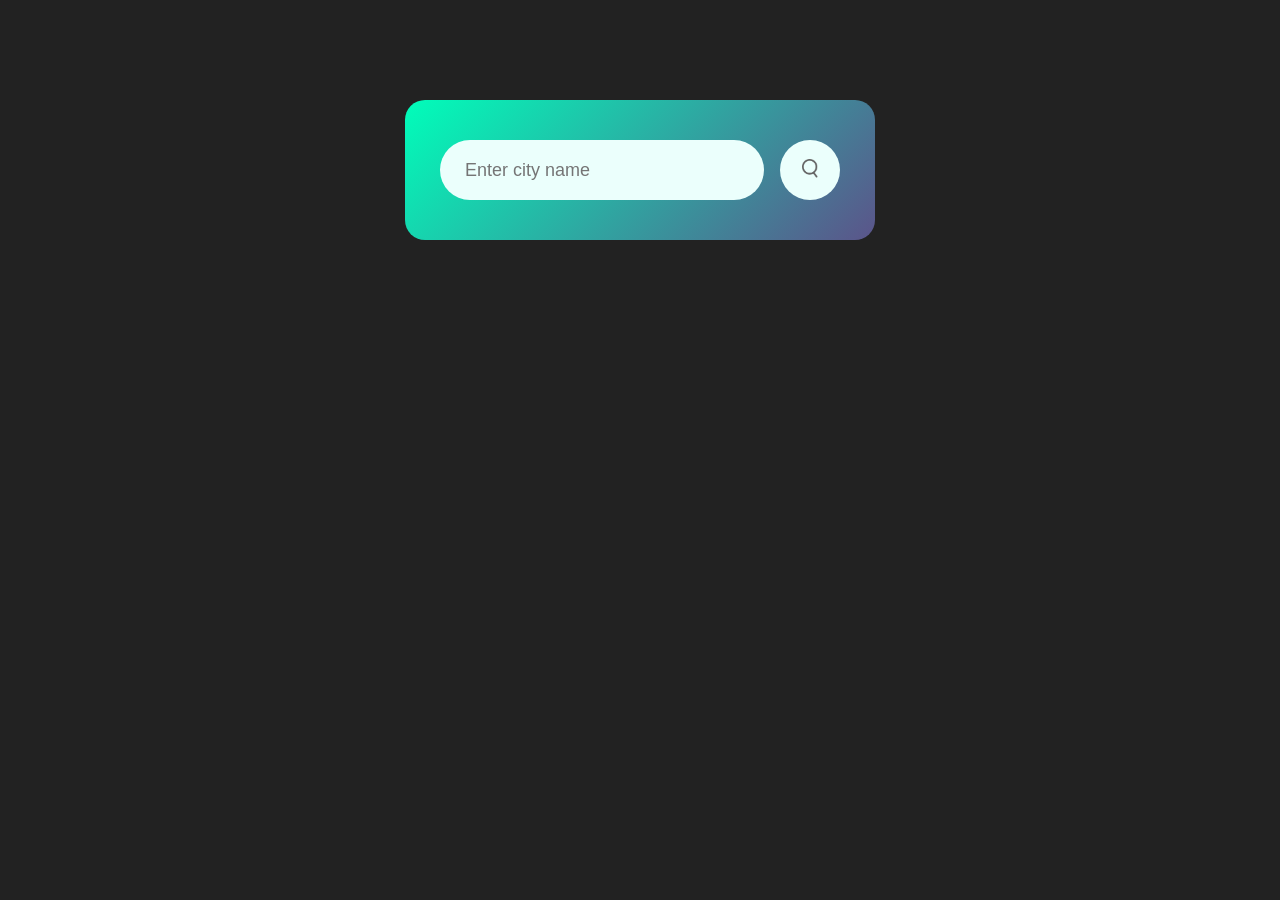
<file: pages/project/weather/index.html>
<!DOCTYPE html>
<html>
<head>
  <meta charset="UTF-8">
  <meta name="viewport" content="width=device-width, initial-scale=1.0">
  <title>Weather</title>
  <link rel="stylesheet" href="style.css">
</head>
<body>
  <div class="card">
    <div class="search">
      <input type="text" placeholder="Enter city name" spellcheck="false">
      <button><img src="./img/search.png"></button>
    </div>
    <div class="error">
      <p>Invalid city name</p>
    </div>
    <div class="weather">
      <img src="./img/clouds.png" class="weather-icon">
      <h1 class="temp">25°C</h1>
      <h2 class="city">New York</h2>
      <div class="details">
        <div class="col">
          <img src="./img/humidity.png">
          <div>
            <p class="humidity">50%</p>
            <p>Humidity</p>
          </div>
        </div>
        <div class="col">
          <img src="./img/wind.png">
          <div>
            <p class="wind">15 km/h</p>
            <p>Wind Speed</p>
          </div>
        </div>
      </div>
    </div>
  </div>

  <script>
    const apiKey = `2f5ef24958b77b60632e7f0c4fb175bf`;
    const apiUrl = `https://api.openweathermap.org/data/2.5/weather?units=metric&q=`;

    const searchBox = document.querySelector(".search input");
    const searchBtn = document.querySelector(".search button");
    const weatherIcon = document.querySelector(".weather-icon");

    async function checkWeather(city) {
      const response = await fetch(apiUrl + city + `&appid=${apiKey}`);

      if (response.status === 404) {
        document.querySelector(".error").style.display = "block";
        document.querySelector(".weather").style.display = "none";
      } else {
        var data = await response.json();

        document.querySelector(".city").innerHTML = data.name;
        document.querySelector(".temp").innerHTML = Math.round(data.main.temp) + "°C";
        document.querySelector(".humidity").innerHTML = data.main.humidity + "%";
        document.querySelector(".wind").innerHTML = data.wind.speed + " km/h";

        if (data.weather[0].main === "Clouds") {
          weatherIcon.src = "./img/clouds.png";
        } else if (data.weather[0].main === "Rain") {
          weatherIcon.src = "./img/rain.png";
        } else if (data.weather[0].main === "Clear") {
          weatherIcon.src = "./img/clear.png";
        } else if (data.weather[0].main === "Snow") {
          weatherIcon.src = "./img/snow.png";
        } else if (data.weather[0].main === "Moon") {
          weatherIcon.src = "./img/moon.png";
        } else if (data.weather[0].main === "Sun") {
          weatherIcon.src = "./img/sun.png";
        } else if (data.weather[0].main === "Drizzle") {
          weatherIcon.src = "./img/drizzle.png";
        } else if (data.weather[0].main === "Hot") {
          weatherIcon.src = "./img/hot.png";
        } else if (data.weather[0].main === "Mist") {
          weatherIcon.src = "./img/mist.png";
        }

        document.querySelector(".weather").style.display = "block";
        document.querySelector(".error").style.display = "none";
      }
    }

    searchBtn.addEventListener("click", () => {
      checkWeather(searchBox.value);
    });

    checkWeather();
  </script>
</body>
</html>
</file>
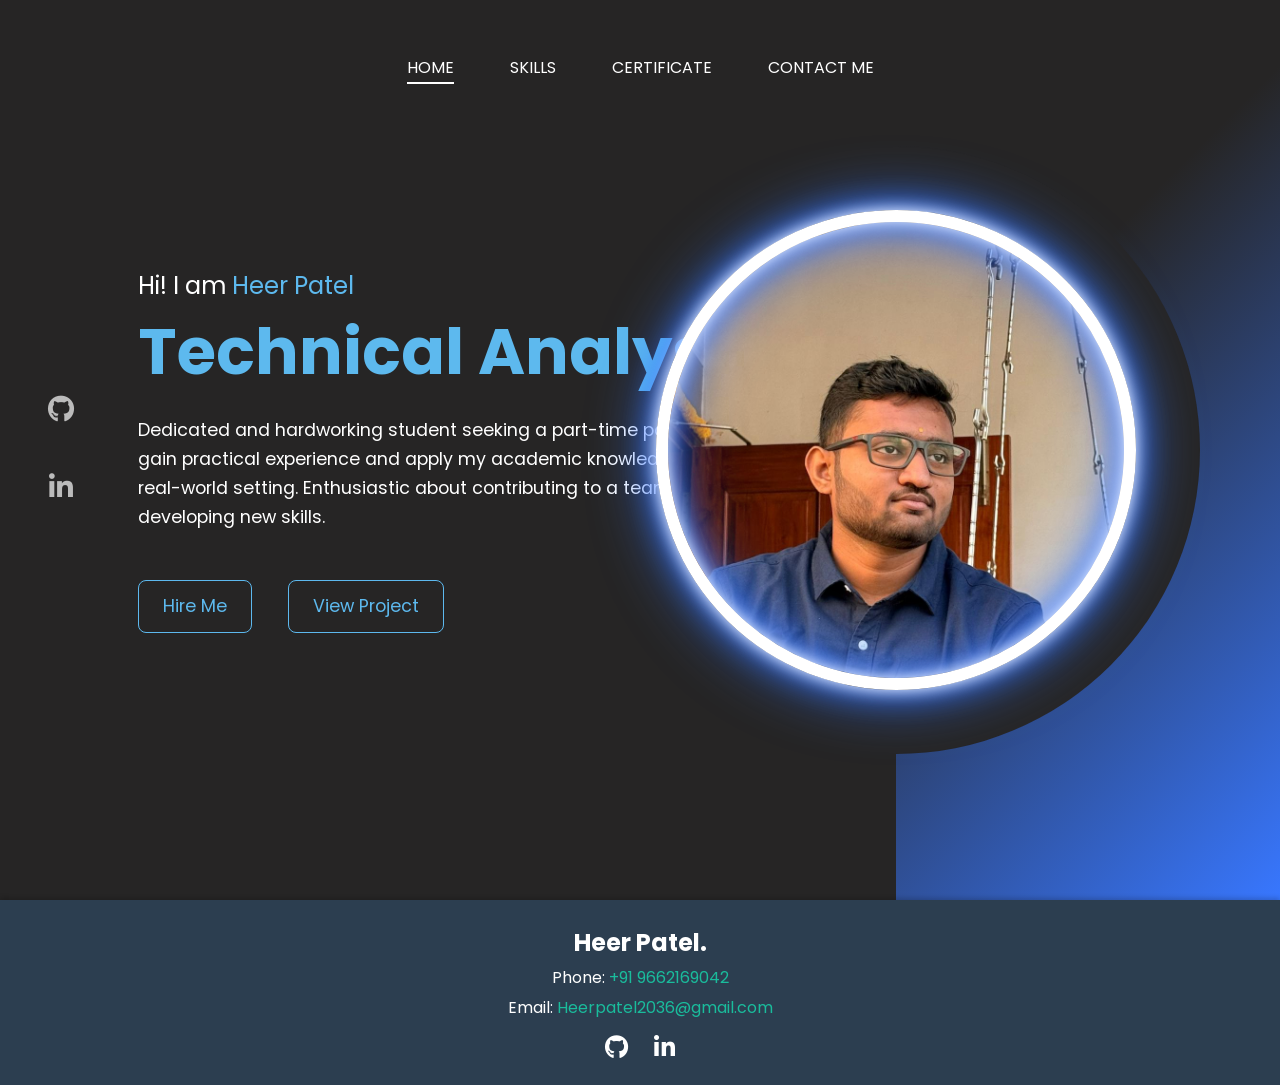
<file: home.html>
<!DOCTYPE html>
<html lang="en">
<head>
    <meta charset="UTF-8">
    <meta name="viewport" content="width=device-width, initial-scale=1.0">
    <title>Protfolio Website</title>
    <link rel="stylesheet" href="./pages/style.css">
    <link rel="stylesheet" href="https://cdnjs.cloudflare.com/ajax/libs/font-awesome/6.7.1/css/all.min.css" integrity="sha512-5Hs3dF2AEPkpNAR7UiOHba+lRSJNeM2ECkwxUIxC1Q/FLycGTbNapWXB4tP889k5T5Ju8fs4b1P5z/iB4nMfSQ==" crossorigin="anonymous" referrerpolicy="no-referrer" />
</head>
<body>
    <div class="protfolio-container">
        <ul class="navlist">
            <li><a href="#" class="active">Home</a></li>
            <li><a href="./pages/skills.html">Skills</a></li>
            <li><a href="./pages/Certificate.html">Certificate</a></li>
            <li><a href="./pages/Contact me.html">Contact me</a></li>
        </ul>
        <div class="left-container">
            <div class="icons">
                <a href="https://github.com/Kali9042" target="_blank" aria-label="GitHub">
                    <i class="fa-brands fa-github"></i>
                </a>
                <a href="#" target="_blank" aria-label="LinkedIn">
                    <i class="fa-brands fa-linkedin-in"></i>
                </a>
            </div>
            <div class="content">
                <p class="intro">Hi! I am <span>Heer Patel</span></p>
                <h1>Technical Analyst.</h1>
                <p class="detail">
                    Dedicated and hardworking student seeking a part-time position to gain practical experience and apply my academic knowledge in a real-world setting. Enthusiastic about contributing to a team and developing new skills.
                </p>
                <div class="btn-container">
                    <button><a href="./pages/Contact me.html">Hire Me</a></button>
                    <button><a href="./pages/View Project.html">View Project</a></button>
                </div>
            </div>
        </div>
        <div class="right-container"></div>
        <div class="design">
            <div class="circle"></div>
            <div class="circle"></div>
        </div>

    </div>

    <footer>
        <div class="footer-content">
            <p><h2>Heer Patel.</h2></p>
            <p>Phone: <span>+91 9662169042</span></p>
            <p>Email: <span>Heerpatel2036@gmail.com</span></p>
            <div class="social-icons">
                <a href="https://github.com/Kali9042" target="_blank" aria-label="GitHub">
                    <i class="fa-brands fa-github"></i>
                </a>
                <a href="#" target="_blank" aria-label="LinkedIn">
                    <i class="fa-brands fa-linkedin-in"></i>
                </a>
            </div>
        </div>
    </footer>
</body>
</html>
</file>
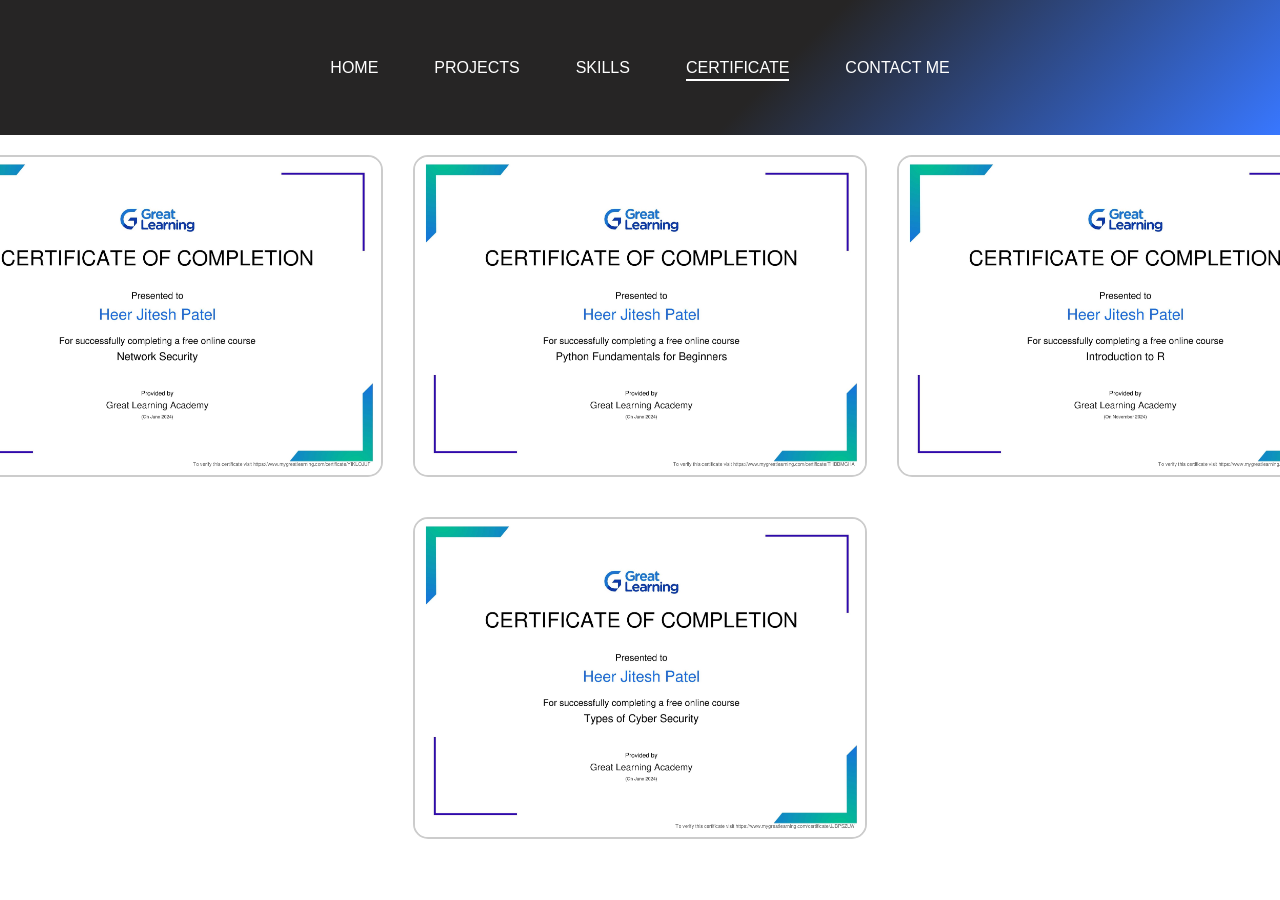
<file: pages/Certificate.html>
<!DOCTYPE html>
<html lang="en">
<head>
    <meta charset="UTF-8">
    <meta name="viewport" content="width=device-width, initial-scale=1.0">
    <title>Certificate</title>
    <style>
        *{
            font-family: 'Poppins',sans-serif;
        }
        .navlist {
            background: linear-gradient(-45deg, #3877ff, #262525 40%);
            display: flex;
            gap: 3.5rem;
            height: 15vh;
            width: 100%;
            justify-content: center;
            align-items: center;
            position: fixed;
            top: 0;
            left: 0;
            margin: 0;
            padding: 0;
        }
        .navlist li {
            list-style: none;
        }
        .navlist li a {
            text-decoration: none;
            text-transform: uppercase;
            font-size: 1rem;
            color: #fff;
            position: relative;
        }
        .navlist li a::after, .navlist .active::after {
            content: "";
            position: absolute;
            background: #fff;
            width: 100%;
            height: .1rem;
            left: 0;
            bottom: -5px;
            transform: scaleX(0);
            transform-origin: bottom right;
            transition: transform .5s;
        }
        .navlist li a:hover::after, .navlist .active::after {
            transform: scaleX(1);
            transform-origin: bottom left;
        }
        .protfolio-container {
            margin-top: 15vh; /* Add margin to push content below the nav */
        }
        .image-container {
            display: flex;
            justify-content: center; 
            margin-bottom: 20px; 
            padding-top: 20px; /* Optional: Add padding for more space */
        }
        .image-container img {
            width: 450px; 
            margin: 0 15px; 
            border: 2px solid #ccc; 
            border-radius: 15px; 
        }
    </style>
</head>
<body>
    <div class="protfolio-container">
        <ul class="navlist">
            <li><a href="../home.html">Home</a></li>
            <li><a href="View Project.html">Projects</a></li>
            <li><a href="skills.html">Skills</a></li>
            <li><a href="#" class="active">Certificate</a></li>
            <li><a href="Contact me.html">Contact me</a></li>
        </ul>
    </div>
    <div class="image-container">
        <img src="Certificate/Network-Security.jpg" alt="Network Security Certificate">
        <img src="Certificate/Python-Fundamentals.jpg" alt="Python Fundamentals Certificate">
        <img src="Certificate/R.jpg" alt="R Programming Certificate">
    </div>
    <div class="image-container">
        <img src="Certificate/Type of Cyber Security.jpg" alt="Type of Cyber Security Certificate">
    </div>
</body>
</html>
</file>
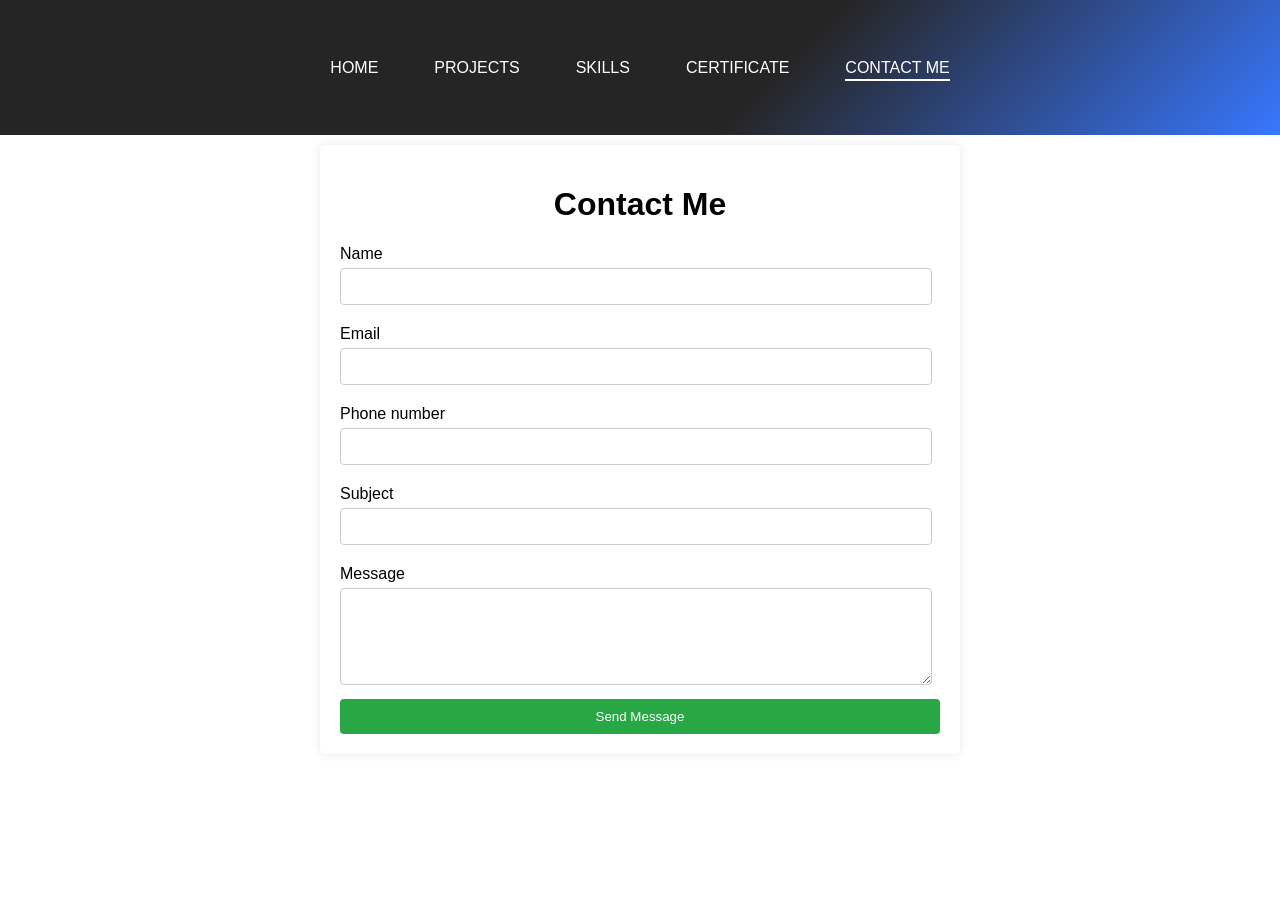
<file: pages/Contact me.html>
<!DOCTYPE html>
<html>
<head>
    <title>Contact Me</title>
    <style>
        * {
            font-family: 'Poppins', sans-serif;
        }
        body {
            margin: 0;
            padding: 20px;
        }
        .navlist {
            background: linear-gradient(-45deg, #3877ff, #262525 40%);
            display: flex;
            gap: 3.5rem;
            height: 15vh;
            width: 100%;
            justify-content: center;
            align-items: center;
            position: fixed;
            top: 0;
            left: 0;
            margin: 0;
            padding: 0;
        }
        .navlist li {
            list-style: none;
        }
        .navlist li a {
            text-decoration: none;
            text-transform: uppercase;
            font-size: 1rem;
            color: #fff;
            position: relative;
        }
        .navlist li a::after, .navlist .active::after {
            content: "";
            position: absolute;
            background: #fff;
            width: 100%;
            height: .1rem;
            left: 0;
            bottom: -5px;
            transform: scaleX(0);
            transform-origin: bottom right;
            transition: transform .5s;
        }
        .navlist li a:hover::after, .navlist .active::after {
            transform: scaleX(1);
            transform-origin: bottom left;
        }
        .container {
            max-width: 600px;
            margin: 125px auto;
            background: white;
            padding: 20px;
            border-radius: 5px;
            box-shadow: 0 0 10px rgba(0, 0, 0, 0.1);
        }
        h1 {
            text-align: center;
        }
        label {
            display: block;
            margin: 10px 0 5px;
        }
        input, textarea {
            width: 95%;
            padding: 10px;
            margin-bottom: 10px;
            border: 1px solid #ccc;
            border-radius: 4px;
        }
        button {
            background-color: #28a745;
            color: white;
            padding: 10px;
            border: none;
            border-radius: 4px;
            cursor: pointer;
            width: 100%;
        }
        button:hover {
            background-color: #218838;
        }
    </style>
</head>
<body>
    <div class="portfolio-container">
        <ul class="navlist">
            <li><a href="../home.html">Home</a></li>
            <li><a href="View Project.html">Projects</a></li>
            <li><a href="skills.html">Skills</a></li>
            <li><a href="Certificate.html">Certificate</a></li>
            <li><a href="#" class="active">Contact me</a></li>
        </ul>
    </div>
    <div class="container">
        <h1>Contact Me</h1>
        <form action="https://formsubmit.co/protfolio904242@gmail.com" method="POST">
            <label for="name">Name</label>
            <input type="text" id="name" name="name" required>

            <label for="email">Email</label>
            <input type="email" id="email" name="email" required>

            <label for="phone">Phone number</label>
            <input type="number" id="phone" name="phone" required>

            <label for="subject">Subject</label>
            <input type="text" id="subject" name="subject" required>

            <label for="message">Message</label>
            <textarea type="text" id="message" name="message" rows="5" required></textarea>

            <input type="hidden" name="_captcha" value="false">

            <button type="submit">Send Message</button>
        </form>
    </div>
</body>
</html>
</file>
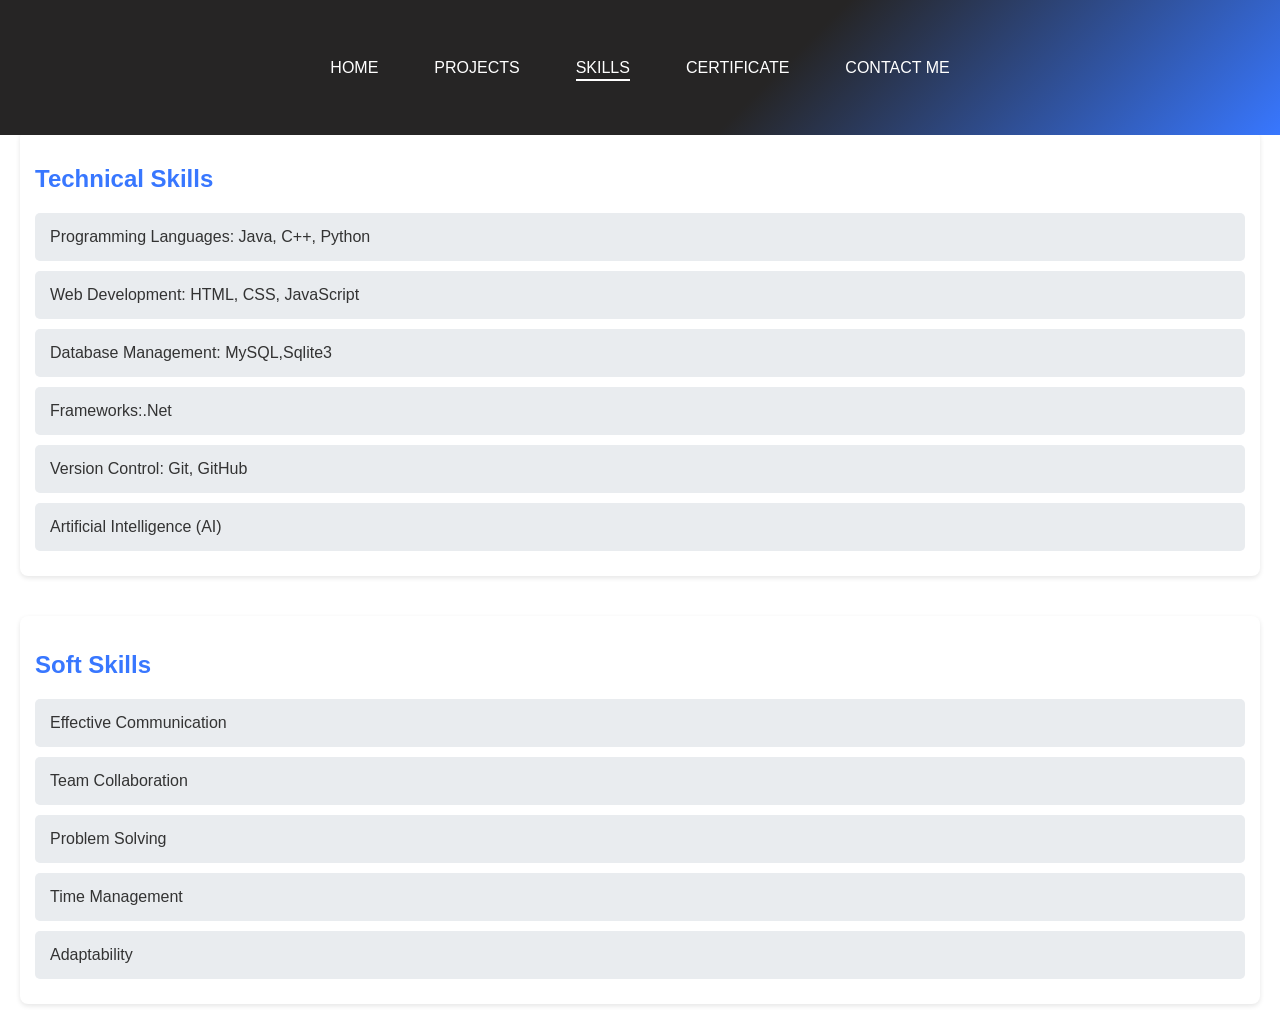
<file: pages/skills.html>
<!DOCTYPE html>
<html lang="en">
<head>
    <meta charset="UTF-8">
    <meta name="viewport" content="width=device-width, initial-scale=1.0">
    <title>Document</title>
    <style>
        * {
            font-family: 'Poppins', sans-serif;
        }
        body {
            margin: 0;
            padding: 20px;
        }
        .navlist {
            background: linear-gradient(-45deg, #3877ff, #262525 40%);
            display: flex;
            gap: 3.5rem;
            height: 15vh;
            width: 100%;
            justify-content: center;
            align-items: center;
            position: fixed;
            top: 0;
            left: 0;
            margin: 0;
            padding: 0;
        }
        .navlist li {
            list-style: none;
        }
        .navlist li a {
            text-decoration: none;
            text-transform: uppercase;
            font-size: 1rem;
            color: #fff;
            position: relative;
        }
        .navlist li a::after, .navlist .active::after {
            content: "";
            position: absolute;
            background: #fff;
            width: 100%;
            height: .1rem;
            left: 0;
            bottom: -5px;
            transform: scaleX(0);
            transform-origin: bottom right;
            transition: transform .5s;
        }
        .navlist li a:hover::after, .navlist .active::after {
            transform: scaleX(1);
            transform-origin: bottom left;
        }

        .protfolio-container {
            padding: 20px;
            
            border-radius: 8px; /* Rounded corners */
            box-shadow: 0 2px 10px rgba(0, 0, 0, 0.1); /* Subtle shadow for depth */
        }

        .tech{
            margin-top: 70px;
            padding: 15px;
            background-color: #ffffff; 
            border-radius: 8px; 
            box-shadow: 0 2px 5px rgba(0, 0, 0, 0.1); 
        }
        .soft, .proj {
            margin-top: 40px;
            padding: 15px;
            background-color: #ffffff; 
            border-radius: 8px; 
            box-shadow: 0 2px 5px rgba(0, 0, 0, 0.1); 
        }

        h2 {
            color: #3877ff;
            margin-bottom: 10px; 
        }

        ul {
            list-style-type: disc; 
            padding-left: 20px; 
            margin: 0; 
        }

        .tech ul, .soft ul, .proj ul {
            margin-top: 20px; 
            margin-bottom: 10px; 
        }

        .tech li, .soft li, .proj li {
            margin-bottom: 15px; 
            color: #333; 
            background: #e9ecef;
            margin: 10px 0;
            padding: 15px;
            border-radius: 5px;
            transition: background 0.3s;
        }
        ul {
            list-style-type: none;
            padding: 0;
        }
        li:hover {
            cursor: pointer;
        }
        
    </style>
</head>
<body>
    <div class="protfolio-container">
        <ul class="navlist">
            <li><a href="../home.html">Home</a></li>
            <li><a href="View Project.html">Projects</a></li>
            <li><a href="#" class="active">Skills</a></li>
            <li><a href="Certificate.html">Certificate</a></li>
            <li><a href="Contact me.html">Contact me</a></li>
        </ul>
    </div>

    <div class="tech">
        <h2>Technical Skills</h2>
        <ul>
            <li>Programming Languages: Java, C++, Python</li>
            <li>Web Development: HTML, CSS, JavaScript</li>
            <li>Database Management: MySQL,Sqlite3</li>
            <li>Frameworks:.Net</li>
            <li>Version Control: Git, GitHub</li>
            <li>Artificial Intelligence (AI)</li>
        </ul>
    </div>

    <div class="soft">
        <h2>Soft Skills</h2>
        <ul>
            <li>Effective Communication</li>
            <li>Team Collaboration</li>
            <li>Problem Solving</li>
            <li>Time Management</li>
            <li>Adaptability</li>
        </ul>
    </div>

</body>
</html>
</file>
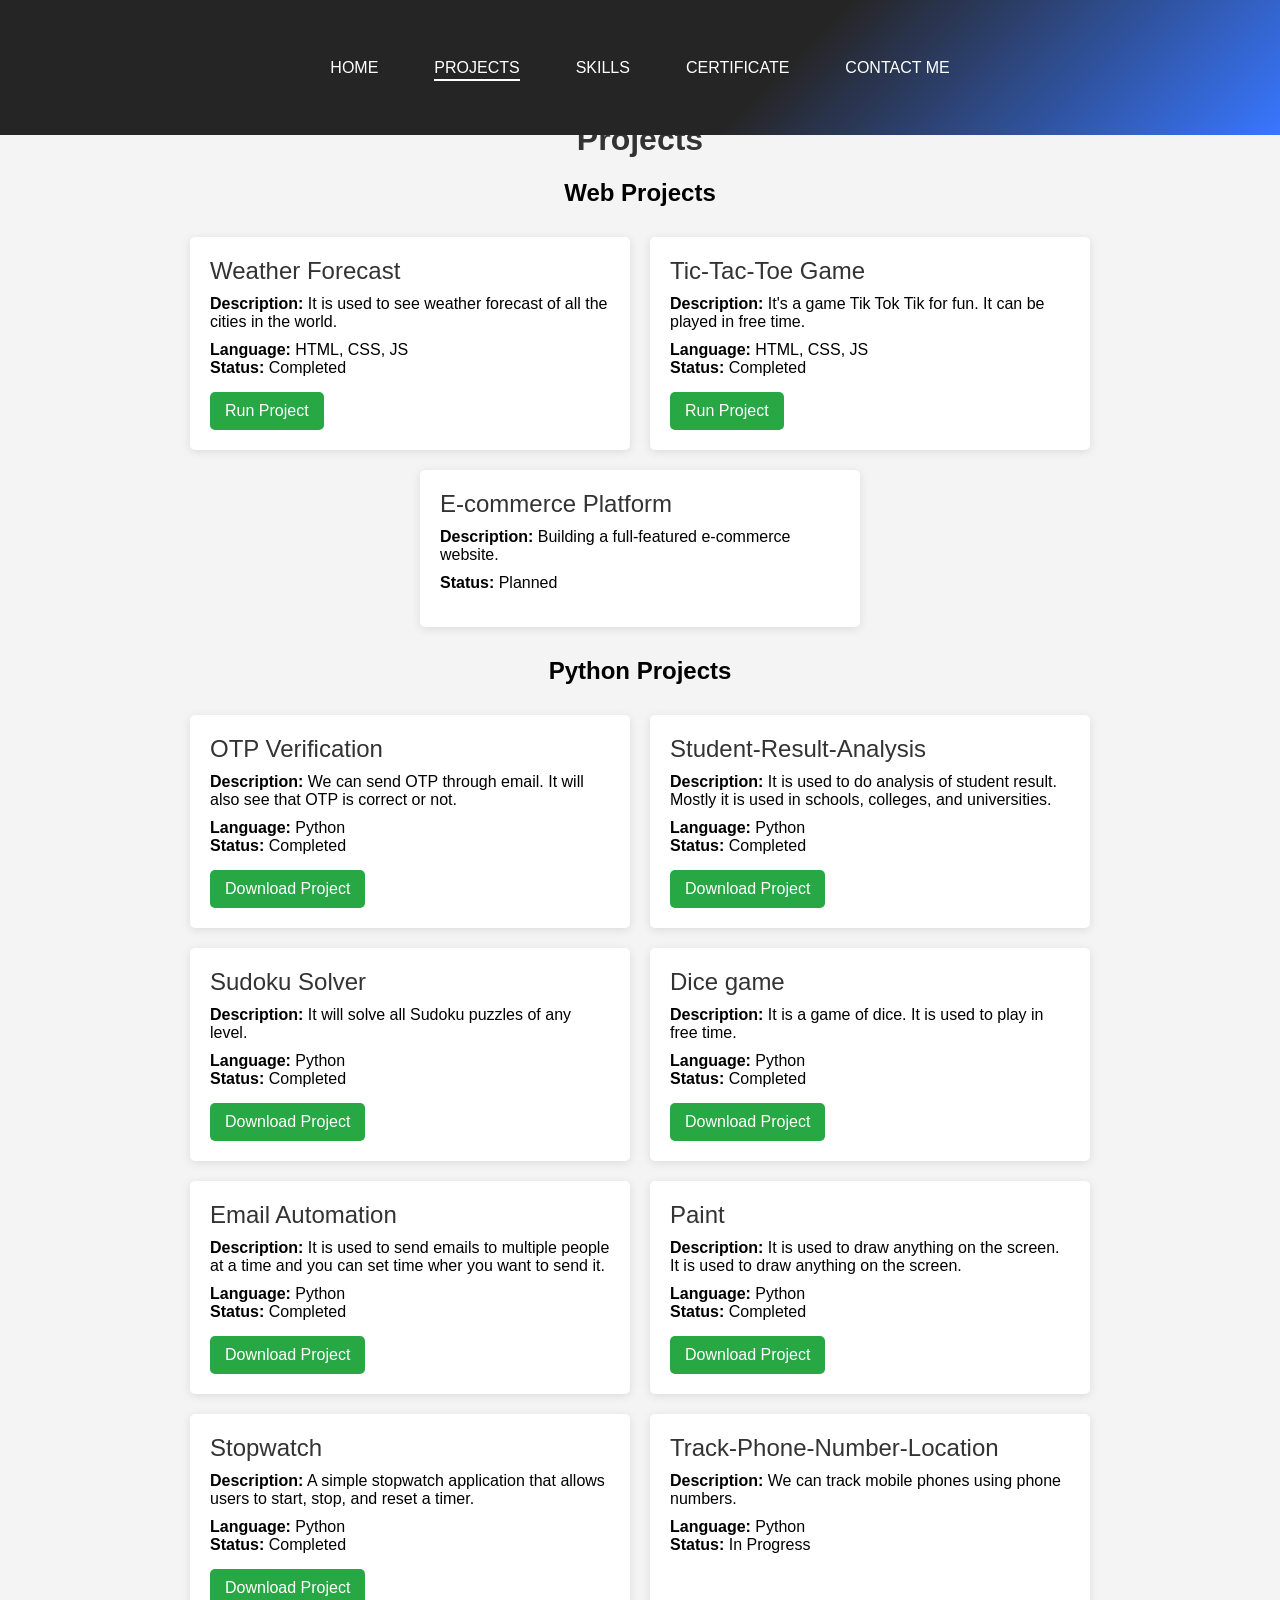
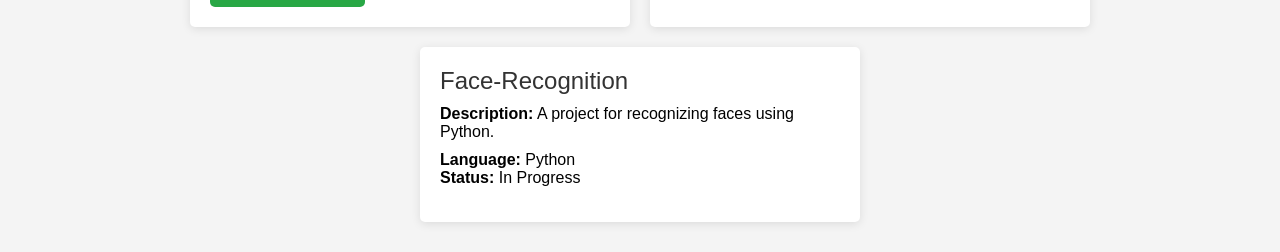
<file: pages/View Project.html>
<!DOCTYPE html>
<html lang="en">
<head>
    <meta charset="UTF-8">
    <meta name="viewport" content="width=device-width, initial-scale=1.0">
    <title>Projects View</title>
    <style>
        * {
            font-family: 'Poppins', sans-serif;
        }
        body {
            margin: 20px;
            background-color: #f4f4f4;
        }
        .navlist {
            background: linear-gradient(-45deg, #3877ff, #262525 40%);
            display: flex;
            gap: 3.5rem;
            height: 15vh;
            width: 100%;
            justify-content: center;
            align-items: center;
            position: fixed;
            top: 0;
            left: 0;
            margin: 0;
            padding: 0;
        }
        .navlist li {
            list-style: none;
        }
        .navlist li a {
            text-decoration: none;
            text-transform: uppercase;
            font-size: 1rem;
            color: #fff;
            position: relative;
        }
        .navlist li a::after, .navlist .active::after {
            content: "";
            position: absolute;
            background: #fff;
            width: 100%;
            height: .1rem;
            left: 0;
            bottom: -5px;
            transform: scaleX(0);
            transform-origin: bottom right;
            transition: transform .5s;
        }
        .navlist li a:hover::after, .navlist .active::after {
            transform: scaleX(1);
            transform-origin: bottom left;
        }
        h1 {
            text-align: center;
            color: #333;
            padding-top: 8%;
        }
        .project-container {
            display: flex;
            flex-wrap: wrap;
            justify-content: center;
            margin-top: 20px;
        }
        .project-card {
            background: white;
            margin: 10px;
            padding: 20px;
            border-radius: 5px;
            box-shadow: 0 2px 10px rgba(0, 0, 0, 0.1);
            width: 400px;
        }
        .project-title {
            font-size: 1.5em;
            color: #333;
        }
        .project-detail {
            margin-top: 10px;
        }
        .label {
            font-weight: bold;
        }
        .button-container {
            margin-top: 15px;
            display: flex;
            justify-content: space-between;
        }
        .button {
            padding: 10px 15px;
            border: none;
            border-radius: 5px;
            cursor: pointer;
            font-size: 1em;
        }
        .view-button {
            background-color: #007bff;
            color: white;
        }
        .run-button {
            background-color: #28a745;
            color: white;
        }
        @media (max-width: 600px) {
            .project-card {
                width: 100%;
            }
        }
    </style>
</head>
<body>
    <div class="portfolio-container">
        <ul class="navlist">
            <li><a href="../home.html">Home</a></li>
            <li><a href="#" class="active">Projects</a></li>
            <li><a href="skills.html">Skills</a></li>
            <li><a href="Certificate.html">Certificate</a></li>
            <li><a href="Contact me.html">Contact me</a></li>
        </ul>
    </div>

    <h1>Projects</h1>

    <h2 style="text-align: center;">Web Projects</h2>
    <div class="project-container">
        <div class="project-card">
            <div class="project-title">Weather Forecast</div>
            <div class="project-detail">
                <span class="label">Description:</span> It is used to see weather forecast of all the cities in the world.
            </div>
            <div class="project-detail">
                <span class="label">Language:</span> HTML, CSS, JS <br>
                <span class="label">Status:</span> Completed
            </div>
            <div class="button-container">
                <button class="button run-button" onclick="window.open('./project/weather/index.html', '_blank')">Run Project</button>
            </div>
        </div>

        <div class="project-card">
            <div class="project-title">Tic-Tac-Toe Game</div>
            <div class="project-detail">
                <span class="label">Description:</span> It's a game Tik Tok Tik for fun. It can be played in free time.
            </div>
            <div class="project-detail">
                <span class="label">Language:</span> HTML, CSS, JS <br>
                <span class="label">Status:</span> Completed
            </div>
            <div class="button-container">
                <button class="button run-button" onclick="window.open('./project/Tic-Tac-Toe-Game/game.html', '_blank')">Run Project</button>
            </div>
        </div>

        <div class="project-card">
            <div class="project-title">E-commerce Platform</div>
            <div class="project-detail">
                <span class="label">Description:</span> Building a full-featured e-commerce website.
            </div>
            <div class="project-detail">
                <span class="label">Status:</span> Planned
            </div>
            <div class="button-container">
                <!-- No button for planned projects -->
            </div>
        </div>
    </div>




    <h2 style="text-align: center;">Python Projects</h2>
    <div class="project-container">
        <div class="project-card">
            <div class="project-title">OTP Verification</div>
            <div class="project-detail">
                <span class="label">Description:</span> We can send OTP through email. It will also see that OTP is correct or not.
            </div>
            <div class="project-detail">
                <span class="label">Language:</span> Python <br>
                <span class="label">Status:</span> Completed
            </div>
            <div class="button-container">
                <button class="button run-button" onclick="window.open('./project/OTP_Verification/OTP_verification.py', '_blank')">Download Project</button>
            </div>
        </div>

        <div class="project-card">
            <div class="project-title">Student-Result-Analysis</div>
            <div class="project-detail">
                <span class="label">Description:</span> It is used to do analysis of student result. Mostly it is used in schools, colleges, and universities.
            </div>
            <div class="project-detail">
                <span class="label">Language:</span> Python <br>
                <span class="label">Status:</span> Completed
            </div>
            <div class="button-container">
                <button class="button run-button" onclick="window.open('./project/Student-Result-Analysis/student/stud.py', '_blank')">Download Project</button>
            </div>
        </div>

        <div class="project-card">
            <div class="project-title">Sudoku Solver</div>
            <div class="project-detail">
                <span class="label">Description:</span> It will solve all Sudoku puzzles of any level.
            </div>
            <div class="project-detail">
                <span class="label">Language:</span> Python <br>
                <span class="label">Status:</span> Completed
            </div>
            <div class="button-container">
                <button class="button run-button" onclick="window.open('./project/sudoku solver/sudoku solver.py', '_blank')">Download Project</button>
            </div>
        </div>


        <div class="project-card">
            <div class="project-title">Dice game</div>
            <div class="project-detail">
                <span class="label">Description:</span> It is a game of dice. It is used to play in free time.
            </div>
            <div class="project-detail">
                <span class="label">Language:</span> Python <br>
                <span class="label">Status:</span> Completed
            </div>
            <div class="button-container">
                <button class="button run-button" onclick="window.open('./project/dice game/dice game.py', '_blank')">Download Project</button>
            </div>
        </div>


        <div class="project-card">
            <div class="project-title">Email Automation</div>
            <div class="project-detail">
                <span class="label">Description:</span> It is used to send emails to multiple people at a time and you can set time wher you want to send it.
            </div>
            <div class="project-detail">
                <span class="label">Language:</span> Python <br>
                <span class="label">Status:</span> Completed
            </div>
            <div class="button-container">
                <button class="button run-button" onclick="window.open('./project/email automation/email automation.py', '_blank')">Download Project</button>
            </div>
        </div>


        <div class="project-card">
            <div class="project-title">Paint</div>
            <div class="project-detail">
                <span class="label">Description:</span> It is used to draw anything on the screen. It is used to draw anything on the screen.
            </div>
            <div class="project-detail">
                <span class="label">Language:</span> Python <br>
                <span class="label">Status:</span> Completed
            </div>
            <div class="button-container">
                <button class="button run-button" onclick="window.open('./project/paint/paint.py', '_blank')">Download Project</button>
            </div>
        </div>

        <div class="project-card">
            <div class="project-title">Stopwatch</div>
            <div class="project-detail">
                <span class="label">Description:</span> A simple stopwatch application that allows users to start, stop, and reset a timer.
            </div>
            <div class="project-detail">
                <span class="label">Language:</span> Python <br>
                <span class="label">Status:</span> Completed
            </div>
            <div class="button-container">
                <button class="button run-button" onclick="window.open('./project/stopwatch/stopwatch.py', '_blank')">Download Project</button>
            </div>
        </div>

        <!-- add more python projects-->

        <div class="project-card">
            <div class="project-title">Track-Phone-Number-Location</div>
            <div class="project-detail">
                <span class="label">Description:</span> We can track mobile phones using phone numbers.
            </div>
            <div class="project-detail">
                <span class="label">Language:</span> Python <br>
                <span class="label">Status:</span> In Progress
            </div>
            <div class="button-container">
                <!-- No button for in-progress projects -->
            </div>
        </div>

        <div class="project-card">
            <div class="project-title">Face-Recognition</div>
            <div class="project-detail">
                <span class="label">Description:</span> A project for recognizing faces using Python.
            </div>
            <div class="project-detail">
                <span class="label">Language:</span> Python <br>
                <span class="label">Status:</span> In Progress
            </div>
            <div class="button-container">
                <!-- No button for in-progress projects -->
            </div>
        </div>

        
    </div>
    
</body>
</html>
</file>
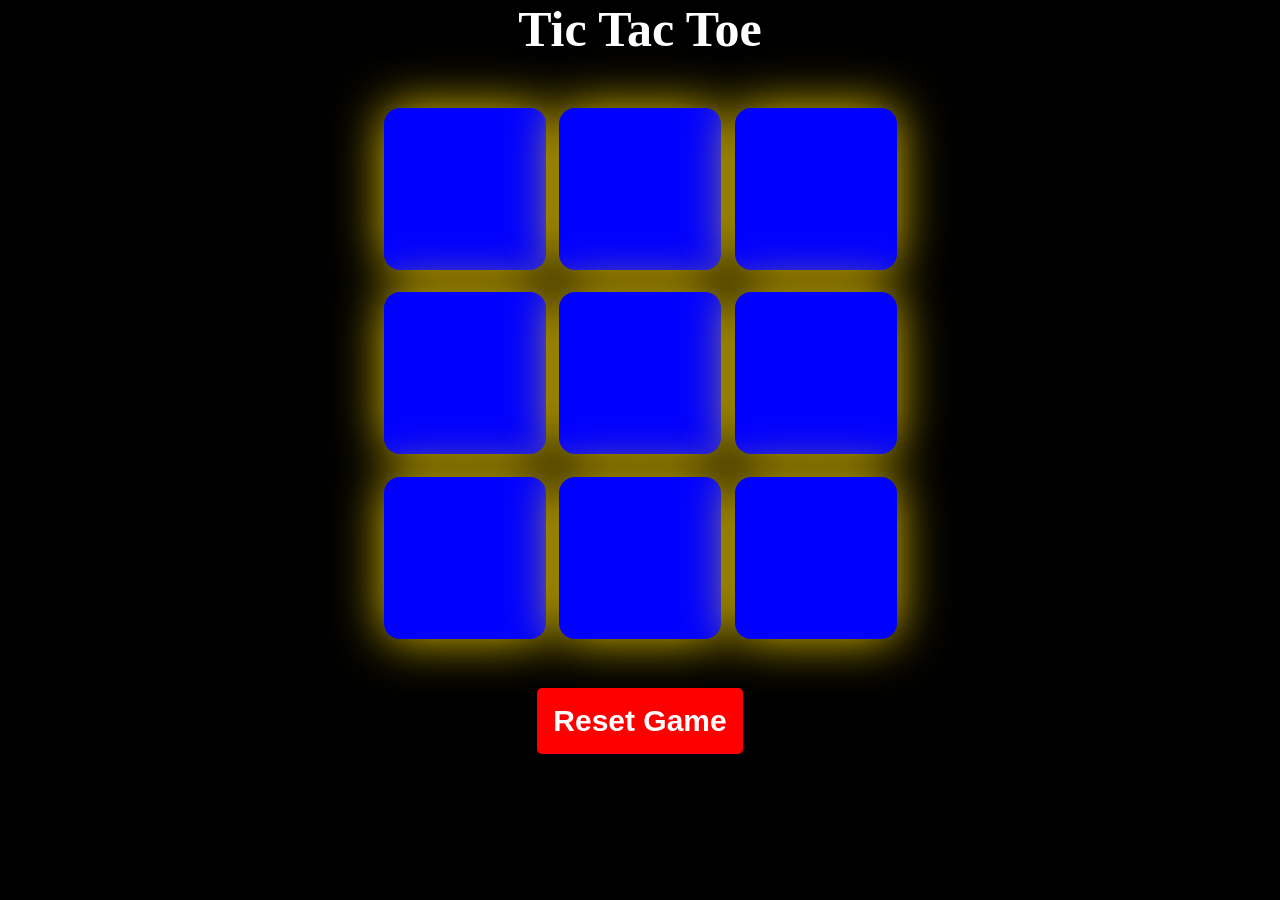
<file: pages/project/Tic-Tac-Toe-Game/game.html>
<!DOCTYPE html>
<html lang="en">
  <head>
    <meta charset="UTF-8" />
    <meta name="viewport" content="width=device-width, initial-scale=1.0" />
    <title>Tic-Tac-Toe Game</title>
    <link rel="stylesheet" href="game.css" />
  </head>
  <body>
    <div class="msg-container hide">
      <p id="msg">Winner</p>
      <button id="new-btn">New Game</button>
    </div>
    <main>
      <h1>Tic Tac Toe</h1>
      <div class="container">
        <div class="game">
          <button class="box"></button>
          <button class="box"></button>
          <button class="box"></button>
          <button class="box"></button>
          <button class="box"></button>
          <button class="box"></button>
          <button class="box"></button>
          <button class="box"></button>
          <button class="box"></button>
        </div>
      </div>
      <button id="reset-btn">Reset Game</button>
    </main>
    <script src="game.js"></script>
  </body>
</html>
</file>
<file: pages/project/weather/style.css>
*{
  margin: 0;
  padding: 0;
  font-family: 'Poppins',sans-serif;
  box-sizing: border-box;
}
body{
  background: #222;
}
.card{
  width: 90%;
  max-width: 470px;
  background: linear-gradient(135deg,#00feba,#5b548a);
  color: #fff;
  margin: 100px auto 0;
  border-radius: 20px;
  padding: 40px 35px;
  text-align: center;
}

.search{
  width: 100%;
  display: flex;
  align-items: center;
  justify-content: space-between;
}

.search input{
  border: 0;
  outline: 0;
  background: #ebfffc;
  color: #555;
  padding: 10px 25px;
  height: 60px;
  border-radius: 30px;
  flex: 1;
  margin-right: 16px;
  font-size: 18px;
}

.search button{
  border: 0;
  outline: 0;
  background: #ebfffc;
  border-radius: 50%;
  height: 60px;
  width: 60px;
  cursor: pointer;
}

.search button img{
  width: 16px;
}

.weather-icon{
  width: 170px;
  margin-top: 30px;
}
.weather h1{
  font-size: 45px;
  font-weight: 400;
  margin-top: -10px;
}

.details{
  display: flex;
  justify-content: space-between;
  align-items: center;
  padding: 0 20px;
  margin-top: 50px;
}

.col{
  text-align: center;
  display: flex;
  text-align: left;
}
.col img{
  width: 40px;
  margin-right: 10px;
} 

.humidity,.wind{
  font-size: 28px;
  margin-top: -6px;
}

.weather{
  display: none;
}

.error{
  text-align: left;
  margin-left: 10px;
  font-size: 14px;
  margin-top: 10px;
  display: none;
}
</file>
<file: pages/style.css>
@import url('https://fonts.googleapis.com/css2?family=Poppins:ital,wght@0,100;0,200;0,300;0,400;0,500;0,600;0,700;0,800;0,900;1,100;1,200;1,300;1,400;1,500;1,600;1,700;1,800;1,900&display=swap');     

*{
    margin: 0;
    padding: 0;
    box-sizing: border-box;
    font-family: 'Poppins',sans-serif;
}

.protfolio-container{
    min-height: 100vh;
    width: 100%;
    display: flex;
}
.navlist{
    display: flex;
    gap: 3.5rem;
    height: 15vh;
    width: 100%;
    justify-content: center;
    align-items: center;
    position: fixed;
}
.navlist li{
    list-style: none;
}
.navlist li a{
    text-decoration: none;
    text-transform: uppercase;
    font-size: 1rem;
    color: #fff;
    position: relative;
}
.navlist li a::after, .navlist .active::after{
    content: "";
    position: absolute;
    background: #fff;
    width: 100%;
    height: .1rem;
    left: 0;
    bottom: -5px;
    transform: scaleX(0);
    transform-origin: bottom right;
    transition: transform .5s;
}
.navlist li a:hover::after, .navlist .active::after{
    transform: scaleX(1);
    transform-origin: bottom left;
}


.left-container, .right-container{
    height: 100vh;
    display: flex;
    align-items: center;
}
.left-container{
    background: #262525;
    width: 70%;
    padding-left: 3rem;
}
.right-container{
    background: linear-gradient(-45deg,#3877ff,#262525 65%);
    width: 30%;
}
.icons .fa-brands{
    color: #bbb;
    font-size: 1.7rem;
}
.icons{
    display: flex;
    flex-direction: column;
    justify-content: center;
    align-items: center;
    gap: 3rem;
}
.content .intro span{
    color: #5DB9EE;
}
.content{
    margin-left: 4rem;
}
.content .intro{
    font-size: 1.52rem;
    color: #fff;
}
.content h1{
    font-size: 4rem;
    color: #5DB9EE;
}
.content .detail{
    font-size: 1.1rem;
    color: #fff;
    max-width: 38rem;
    margin: 1.1rem 0 3rem 0;
    line-height: 1.8rem;
}
.btn-container button{
    border: .1rem solid #5DB9EE;
    font-size: 1.1rem;
    padding: .8rem 1.5rem;
    border-radius: .5rem;
    cursor: pointer;
    transition: .5s ease;
}
.btn-container button a{
    text-decoration: none;
    color: #5DB9EE;
    position: relative;
}
.btn-container button a:hover{
    text-decoration: none;
    background: #5DB9EE;
    color: #262525;
}
button:nth-child(1){
    background: transparent;
    color: #262525;
}
button:nth-child(2){
    background: transparent;
    color: #5DB9EE;
    margin-left: 2rem;
}
button:nth-child(1):hover{
    background: #5DB9EE;
    color: #262525;
}
button:nth-child(2):hover{
    background: #5DB9EE;
    color: #262525;
}
.icons .fa-brands:hover{
    cursor: pointer;
    background: linear-gradient(#fff,#3877ff);
    -webkit-background-clip: text;
    -webkit-text-fill-color: transparent;
}
.design .circle{
    aspect-ratio: 1;
    position: absolute;
    border-radius: 50%;
    top: 50%;
    left: 70%;
    transform: translate(-50%,-50%);
}
.circle:nth-child(1){
    background: linear-gradient(90deg, transparent 50%,#262525 50%);
    width: 38rem;
}
.circle:nth-child(2){
    width: 30rem;
    background-image: url("./image/my_image.jpg");
    background-size: 100%;
    background-repeat: no-repeat;
    border: .8rem solid #fff;
    box-shadow: 
    0 0 1rem #fff,
    inset 0 0 1rem #fff,
    0 0 2rem #3877ff,
    inset 0 0 2rem #3877ff,
    0 0 4rem #3877ff,
    inset 0 0 4rem #3877ff;  
}

/* Footer Styles */
footer {
    background-color: #2c3e50; /* Darker background for contrast */
    color: white; /* White text for readability */
    text-align: center; /* Center align text */
    padding: 20px 0; /* Padding for spacing */
    position: relative; /* Positioning */
    bottom: 0; /* Stick to the bottom */
    width: 100%; /* Full width */
    box-shadow: 0 -2px 5px rgba(0, 0, 0, 0.2); /* Subtle shadow for depth */
}

.footer-content {
    max-width: 1200px; /* Max width for content */
    margin: 0 auto; /* Center the content */
    padding: 0 20px; /* Padding for inner spacing */
}

.footer-content p {
    margin: 5px 0; /* Margin for spacing between paragraphs */
}

.footer-content a,span {
    color: #1abc9c; /* Color for links */
    text-decoration: none; /* Remove underline */
    transition: color 0.3s; /* Smooth transition for hover effect */
}

.footer-content a:hover {
    text-decoration: underline; /* Underline on hover */
    color: #16a085; /* Darker shade on hover */
}

.social-icons {
    margin-top: 10px; /* Space above social icons */
}

.social-icons a {
    color: white; /* White icons */
    margin: 0 10px; /* Space between icons */
    font-size: 24px; /* Size of icons */
    transition: color 0.3s; /* Smooth transition for hover effect */
}

.social-icons a:hover {
    color: #1abc9c; /* Change color on hover */
}
</file>
<file: pages/project/Tic-Tac-Toe-Game/game.css>
* {
    margin: 0;
    padding: 0;
  }
  
  body {
    text-align: center;
    background-color: black;
  }

  h1{
    font-size: 50px;
    font-weight: bold;
    color: white;
  }
  
   .container {
    height: 70vh;
    display: flex;
    justify-content: center;
    align-items: center;
  }
  
  .game {
    height: 60vmin;
    width: 60vmin;
    display: flex;
    flex-wrap: wrap;
    justify-content: center;
    align-items: center;
    gap: 1.5vmin;
  }
  
  .box {
    height: 18vmin;
    width: 18vmin;
    border-radius: 1rem;
    border: none;
    box-shadow: 0 0 1rem rgba(0, 0, 0, 0.3);
    font-size: 150px;
    color:white;
    background-color: blue;
    box-shadow: 0 0 50px rgba(255, 217, 0, 0.904);
  }
  
  #reset-btn {
    padding: 1rem;
    font-size: 30px;
    background-color: red;
    color: white;
    font-weight: bold;
    border-radius: 5px;
    border: none;
  }
  
  #new-btn {
    padding: 1rem;
    font-size: 30px;
    background-color:green;
    color: white;
    font-weight: bold;
    border-radius: 5px;
    border: none;
  }
  
  #msg {
    color:white;
    font-weight: bold;
    text-shadow: 0 0 25px rosybrown;
    font-size: 100px;
  }
  
  .msg-container {
    height: 100vmin;
    display: flex;
    justify-content: center;
    align-items: center;
    flex-direction: column;
    gap: 4rem;
  }
  
  .hide {
    display: none;
  }
</file>
